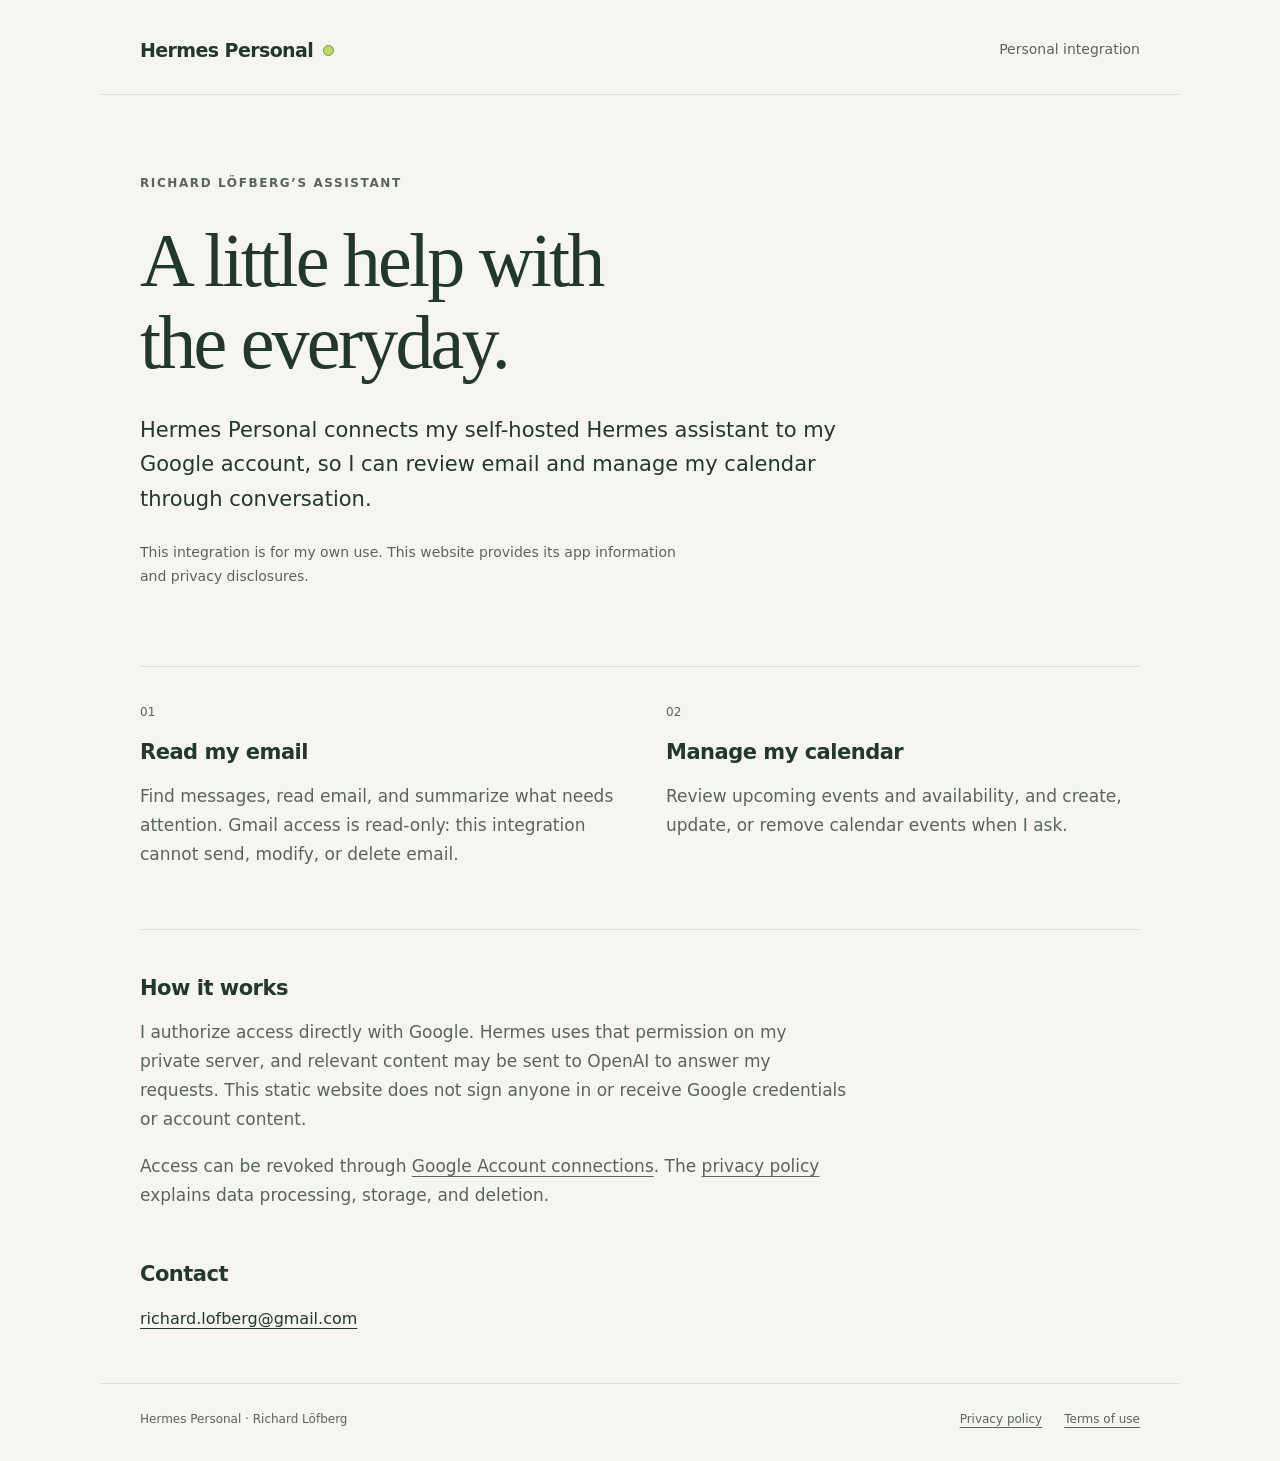
<file: index.html>
<!doctype html>
<html lang="en">
<head>
  <meta charset="utf-8">
  <meta name="viewport" content="width=device-width, initial-scale=1">
  <meta name="description" content="Hermes Personal is Richard Löfberg’s private assistant for reading Gmail and managing Google Calendar.">
  <title>Hermes Personal</title>
  <link rel="stylesheet" href="style.css">
</head>
<body>
  <header class="masthead"><a class="brand" href="./">Hermes Personal<span class="brand-dot" aria-hidden="true"></span></a><span class="label">Personal integration</span></header>
  <main>
    <section class="intro">
      <p class="eyebrow">Richard Löfberg’s assistant</p>
      <h1>A little help with<br>the everyday.</h1>
      <p class="lead">Hermes Personal connects my self-hosted Hermes assistant to my Google account, so I can review email and manage my calendar through conversation.</p>
      <p class="note">This integration is for my own use. This website provides its app information and privacy disclosures.</p>
    </section>
    <section class="features" aria-label="Google account access">
      <article><span class="number" aria-hidden="true">01</span><h2>Read my email</h2><p>Find messages, read email, and summarize what needs attention. Gmail access is read-only: this integration cannot send, modify, or delete email.</p></article>
      <article><span class="number" aria-hidden="true">02</span><h2>Manage my calendar</h2><p>Review upcoming events and availability, and create, update, or remove calendar events when I ask.</p></article>
    </section>
    <section class="details"><h2>How it works</h2><p>I authorize access directly with Google. Hermes uses that permission on my private server, and relevant content may be sent to OpenAI to answer my requests. This static website does not sign anyone in or receive Google credentials or account content.</p><p>Access can be revoked through <a href="https://myaccount.google.com/connections">Google Account connections</a>. The <a href="privacy.html">privacy policy</a> explains data processing, storage, and deletion.</p></section>
    <section class="contact"><h2>Contact</h2><a href="mailto:richard.lofberg@gmail.com">richard.lofberg@gmail.com</a></section>
  </main>
  <footer><span>Hermes Personal · Richard Löfberg</span><nav aria-label="Legal"><a href="privacy.html">Privacy policy</a><a href="terms.html">Terms of use</a></nav></footer>
</body>
</html>
</file>
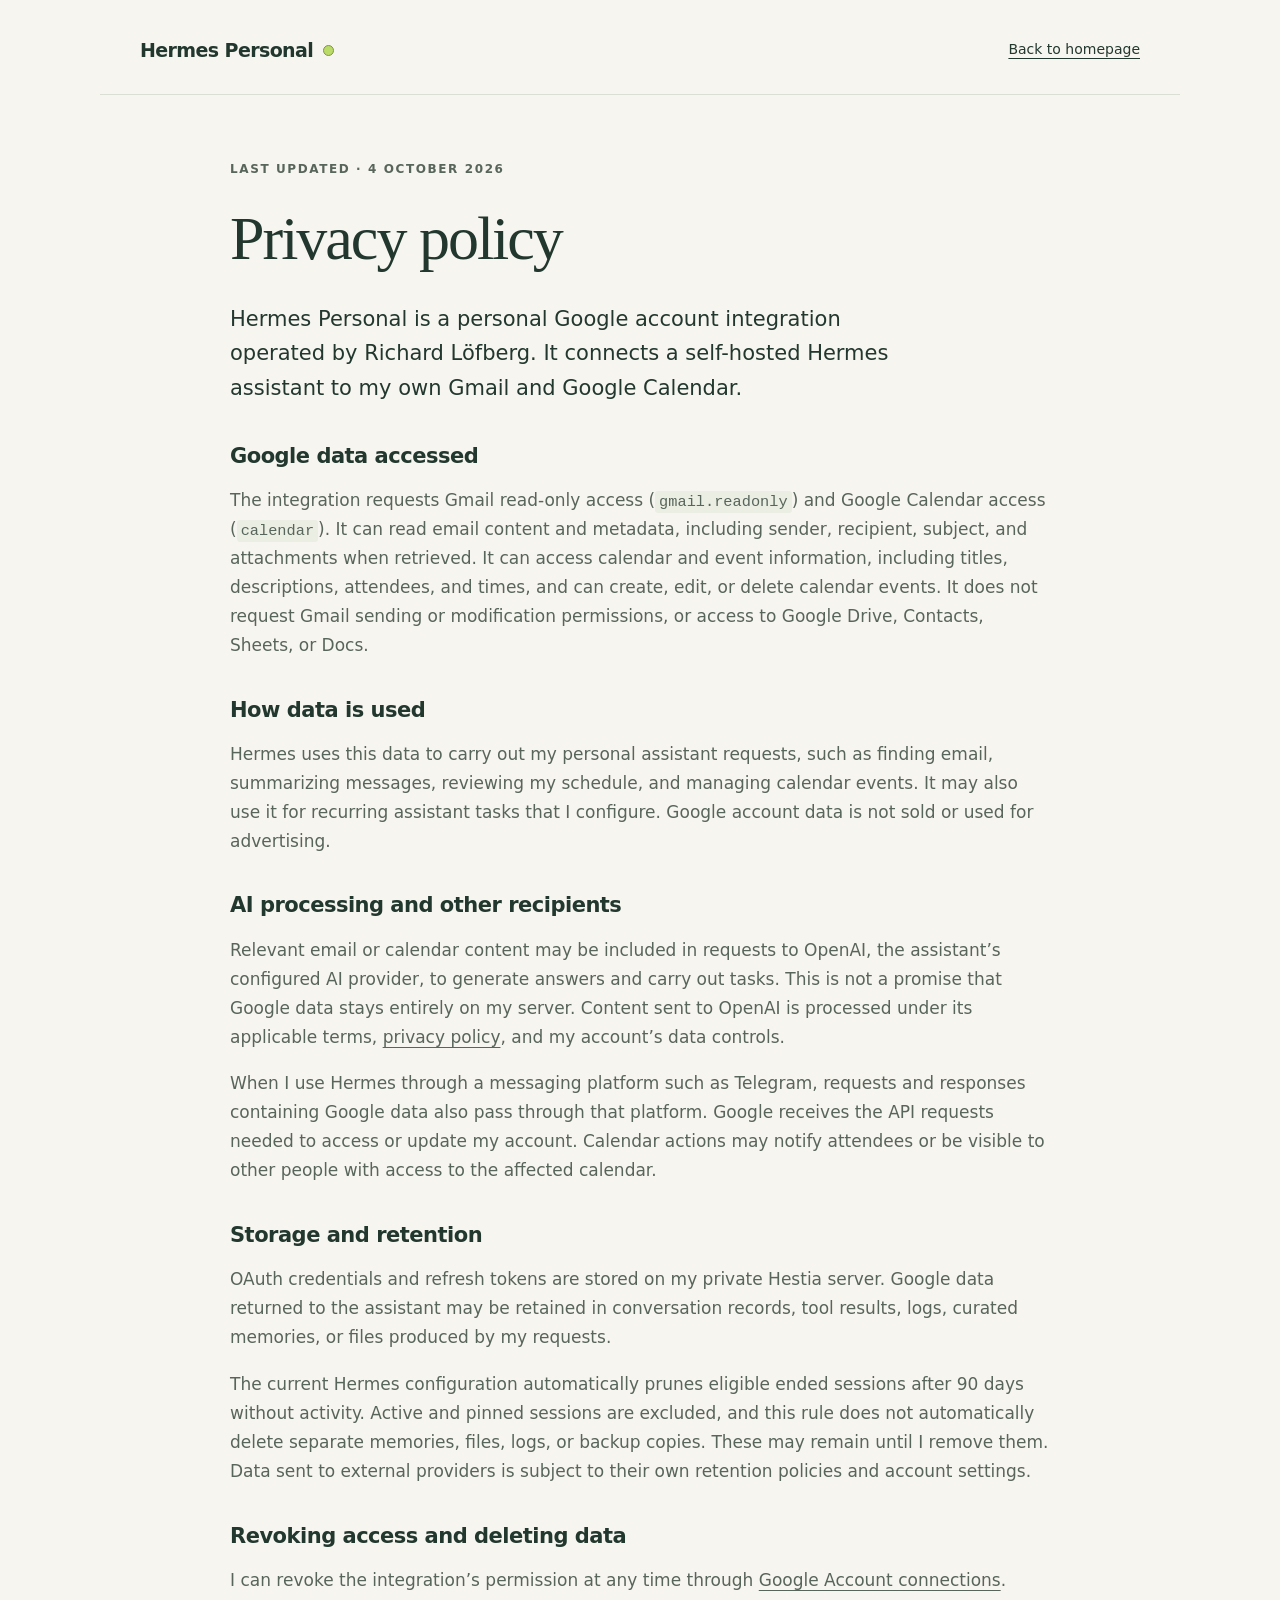
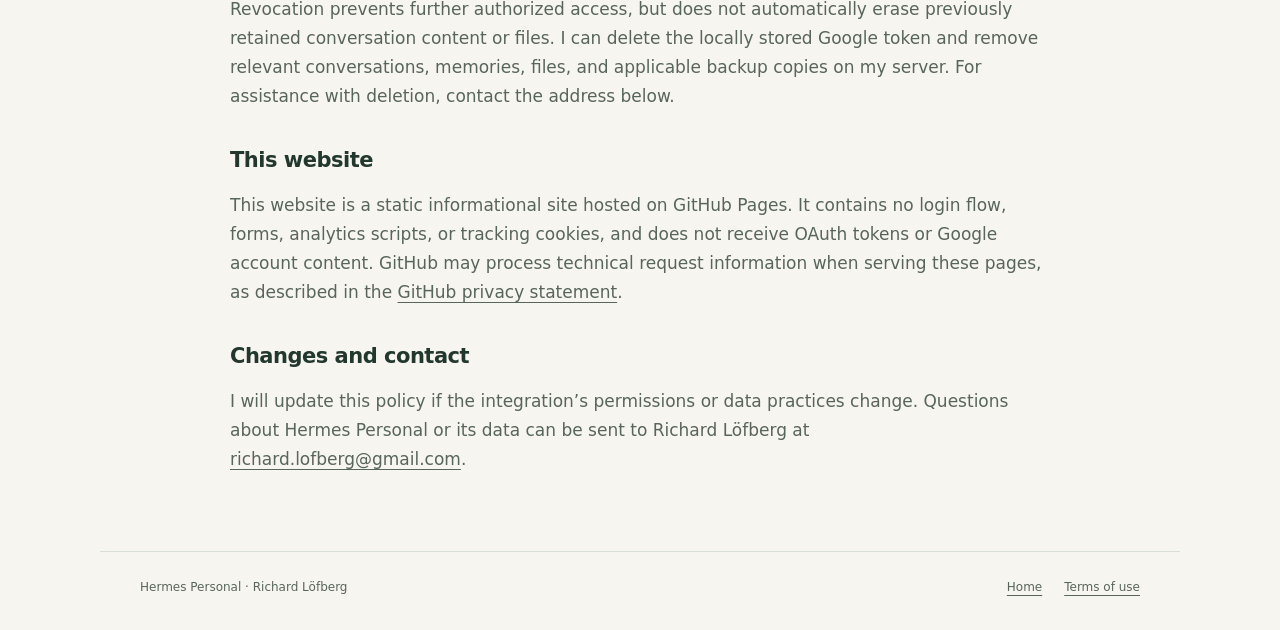
<file: privacy.html>
<!doctype html>
<html lang="en">
<head>
  <meta charset="utf-8">
  <meta name="viewport" content="width=device-width, initial-scale=1">
  <meta name="description" content="How Hermes Personal accesses, uses, stores, and shares Google account data.">
  <title>Privacy policy · Hermes Personal</title>
  <link rel="stylesheet" href="style.css">
</head>
<body>
  <header class="masthead"><a class="brand" href="./">Hermes Personal<span class="brand-dot" aria-hidden="true"></span></a><a href="./">Back to homepage</a></header>
  <main class="document">
    <p class="eyebrow">Last updated · 4 October 2026</p>
    <h1>Privacy policy</h1>
    <p class="lead">Hermes Personal is a personal Google account integration operated by Richard Löfberg. It connects a self-hosted Hermes assistant to my own Gmail and Google Calendar.</p>
    <h2>Google data accessed</h2>
    <p>The integration requests Gmail read-only access (<code>gmail.readonly</code>) and Google Calendar access (<code>calendar</code>). It can read email content and metadata, including sender, recipient, subject, and attachments when retrieved. It can access calendar and event information, including titles, descriptions, attendees, and times, and can create, edit, or delete calendar events. It does not request Gmail sending or modification permissions, or access to Google Drive, Contacts, Sheets, or Docs.</p>
    <h2>How data is used</h2>
    <p>Hermes uses this data to carry out my personal assistant requests, such as finding email, summarizing messages, reviewing my schedule, and managing calendar events. It may also use it for recurring assistant tasks that I configure. Google account data is not sold or used for advertising.</p>
    <h2>AI processing and other recipients</h2>
    <p>Relevant email or calendar content may be included in requests to OpenAI, the assistant’s configured AI provider, to generate answers and carry out tasks. This is not a promise that Google data stays entirely on my server. Content sent to OpenAI is processed under its applicable terms, <a href="https://openai.com/policies/privacy-policy/">privacy policy</a>, and my account’s data controls.</p>
    <p>When I use Hermes through a messaging platform such as Telegram, requests and responses containing Google data also pass through that platform. Google receives the API requests needed to access or update my account. Calendar actions may notify attendees or be visible to other people with access to the affected calendar.</p>
    <h2>Storage and retention</h2>
    <p>OAuth credentials and refresh tokens are stored on my private Hestia server. Google data returned to the assistant may be retained in conversation records, tool results, logs, curated memories, or files produced by my requests.</p>
    <p>The current Hermes configuration automatically prunes eligible ended sessions after 90 days without activity. Active and pinned sessions are excluded, and this rule does not automatically delete separate memories, files, logs, or backup copies. These may remain until I remove them. Data sent to external providers is subject to their own retention policies and account settings.</p>
    <h2>Revoking access and deleting data</h2>
    <p>I can revoke the integration’s permission at any time through <a href="https://myaccount.google.com/connections">Google Account connections</a>. Revocation prevents further authorized access, but does not automatically erase previously retained conversation content or files. I can delete the locally stored Google token and remove relevant conversations, memories, files, and applicable backup copies on my server. For assistance with deletion, contact the address below.</p>
    <h2>This website</h2>
    <p>This website is a static informational site hosted on GitHub Pages. It contains no login flow, forms, analytics scripts, or tracking cookies, and does not receive OAuth tokens or Google account content. GitHub may process technical request information when serving these pages, as described in the <a href="https://docs.github.com/en/site-policy/privacy-policies/github-general-privacy-statement">GitHub privacy statement</a>.</p>
    <h2>Changes and contact</h2>
    <p>I will update this policy if the integration’s permissions or data practices change. Questions about Hermes Personal or its data can be sent to Richard Löfberg at <a href="mailto:richard.lofberg@gmail.com">richard.lofberg@gmail.com</a>.</p>
  </main>
  <footer><span>Hermes Personal · Richard Löfberg</span><nav aria-label="Legal"><a href="./">Home</a><a href="terms.html">Terms of use</a></nav></footer>
</body>
</html>
</file>
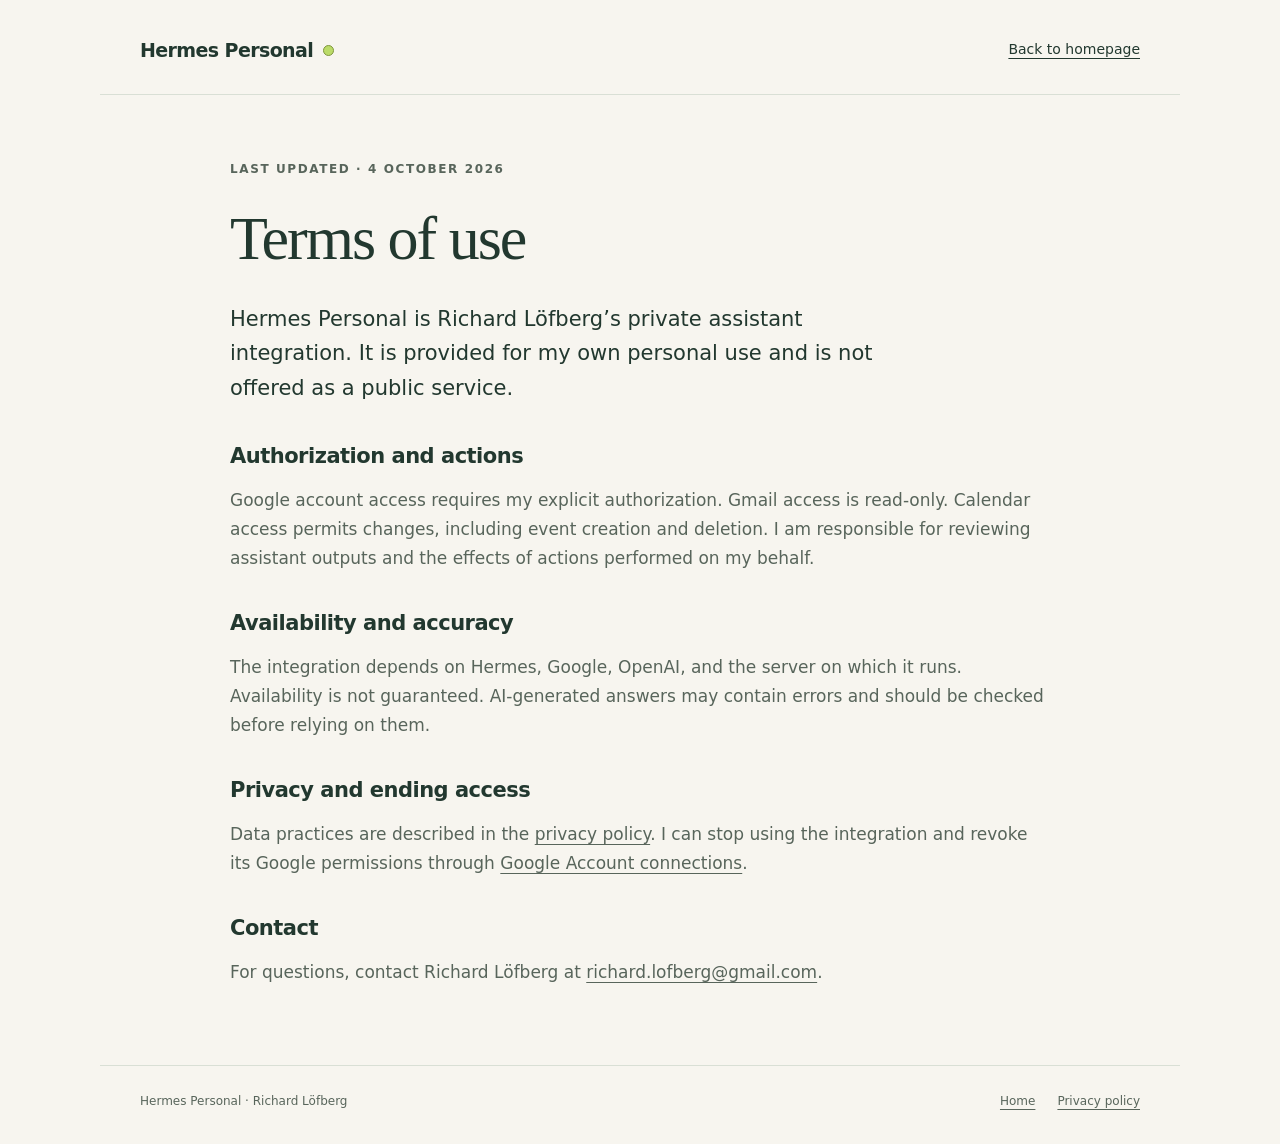
<file: terms.html>
<!doctype html>
<html lang="en">
<head>
  <meta charset="utf-8">
  <meta name="viewport" content="width=device-width, initial-scale=1">
  <meta name="description" content="Terms for Richard Löfberg’s personal Hermes integration.">
  <title>Terms of use · Hermes Personal</title>
  <link rel="stylesheet" href="style.css">
</head>
<body>
  <header class="masthead"><a class="brand" href="./">Hermes Personal<span class="brand-dot" aria-hidden="true"></span></a><a href="./">Back to homepage</a></header>
  <main class="document">
    <p class="eyebrow">Last updated · 4 October 2026</p>
    <h1>Terms of use</h1>
    <p class="lead">Hermes Personal is Richard Löfberg’s private assistant integration. It is provided for my own personal use and is not offered as a public service.</p>
    <h2>Authorization and actions</h2>
    <p>Google account access requires my explicit authorization. Gmail access is read-only. Calendar access permits changes, including event creation and deletion. I am responsible for reviewing assistant outputs and the effects of actions performed on my behalf.</p>
    <h2>Availability and accuracy</h2>
    <p>The integration depends on Hermes, Google, OpenAI, and the server on which it runs. Availability is not guaranteed. AI-generated answers may contain errors and should be checked before relying on them.</p>
    <h2>Privacy and ending access</h2>
    <p>Data practices are described in the <a href="privacy.html">privacy policy</a>. I can stop using the integration and revoke its Google permissions through <a href="https://myaccount.google.com/connections">Google Account connections</a>.</p>
    <h2>Contact</h2>
    <p>For questions, contact Richard Löfberg at <a href="mailto:richard.lofberg@gmail.com">richard.lofberg@gmail.com</a>.</p>
  </main>
  <footer><span>Hermes Personal · Richard Löfberg</span><nav aria-label="Legal"><a href="./">Home</a><a href="privacy.html">Privacy policy</a></nav></footer>
</body>
</html>
</file>
<file: style.css>
:root{color-scheme:light;--paper:#f7f5ef;--ink:#22382f;--muted:#58655b;--line:#d9dfd5;--accent:#bbdb68}
*{box-sizing:border-box}
body{margin:0;background:var(--paper);color:var(--ink);font-family:system-ui,-apple-system,BlinkMacSystemFont,"Segoe UI",sans-serif;font-size:17px;line-height:1.7}
a{color:inherit;text-underline-offset:4px;text-decoration-thickness:1px}
a:hover{color:#4b681c}
a:focus-visible{outline:3px solid #5c7c27;outline-offset:5px}
.masthead,main,footer{max-width:1080px;margin:auto;padding-left:40px;padding-right:40px}
.masthead{display:flex;justify-content:space-between;align-items:center;gap:20px;padding-top:34px;padding-bottom:28px;border-bottom:1px solid var(--line);font-size:14px}
.brand{display:inline-flex;align-items:center;gap:10px;font-size:19px;font-weight:650;text-decoration:none;letter-spacing:-.6px}
.brand-dot{width:11px;height:11px;background:var(--accent);border:1px solid #7f963e;border-radius:50%}
.label{color:var(--muted)}
.intro{padding:78px 0 60px;max-width:750px}
.eyebrow{font-size:12px;font-weight:600;letter-spacing:1.6px;text-transform:uppercase;color:var(--muted);margin:0 0 25px}
h1{font-family:Georgia,"Times New Roman",serif;font-weight:400;letter-spacing:-2.8px;font-size:clamp(46px,7vw,76px);line-height:1.08;margin:0 0 30px}
.lead{font-size:21px;line-height:1.65;max-width:700px;margin:0 0 24px}
.note{font-size:14px;color:var(--muted);max-width:560px}
.features{display:grid;grid-template-columns:1fr 1fr;gap:52px;padding:35px 0 42px;border-top:1px solid var(--line);border-bottom:1px solid var(--line)}
.number{font-size:12px;color:var(--muted);display:block;margin-bottom:15px}
h2{font-size:21px;line-height:1.4;font-weight:600;letter-spacing:-.5px;margin:0 0 15px}
p{margin:0 0 18px}
.features p,.details p{color:var(--muted);max-width:710px}
.details{padding:44px 0 24px}
.contact{padding:8px 0 50px}
.contact a{font-size:16px}
footer{display:flex;justify-content:space-between;gap:20px;border-top:1px solid var(--line);padding-top:25px;padding-bottom:32px;font-size:12px;color:var(--muted)}
footer nav{display:flex;gap:22px}
.document{max-width:900px;padding-top:64px;padding-bottom:60px}
.document h1{font-size:clamp(42px,6vw,62px);letter-spacing:-2px}
.document h2{margin-top:36px}
.document p:not(.lead):not(.eyebrow){color:var(--muted)}
code{font-size:.9em;background:#ebeee3;padding:2px 4px;border-radius:3px;overflow-wrap:anywhere}
@media(max-width:620px){.masthead,main,footer{padding-left:24px;padding-right:24px}.masthead{flex-wrap:wrap;padding-top:24px}.intro{padding-top:50px;padding-bottom:36px}.features{grid-template-columns:1fr;gap:30px}.lead{font-size:19px}footer{flex-direction:column;gap:12px}.document{padding-top:44px}.masthead>a:not(.brand){font-size:12px}}
</file>
